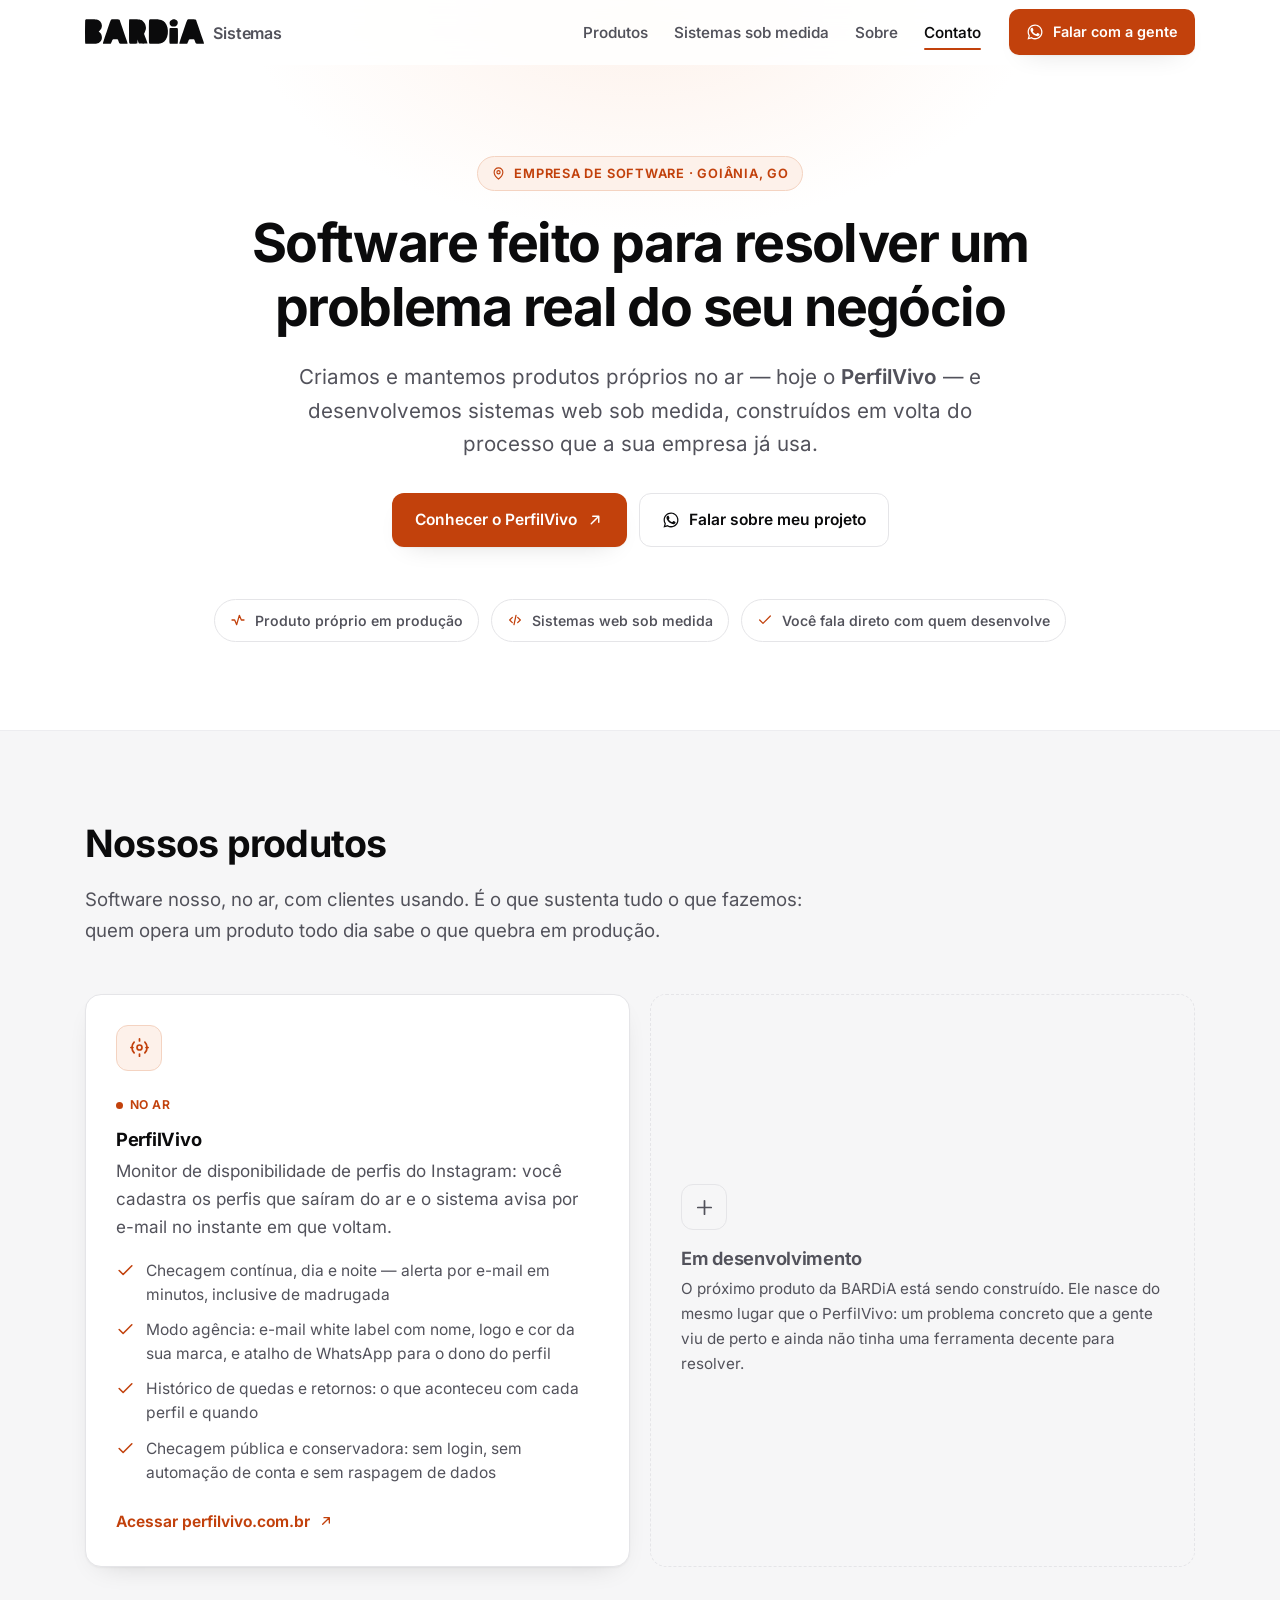
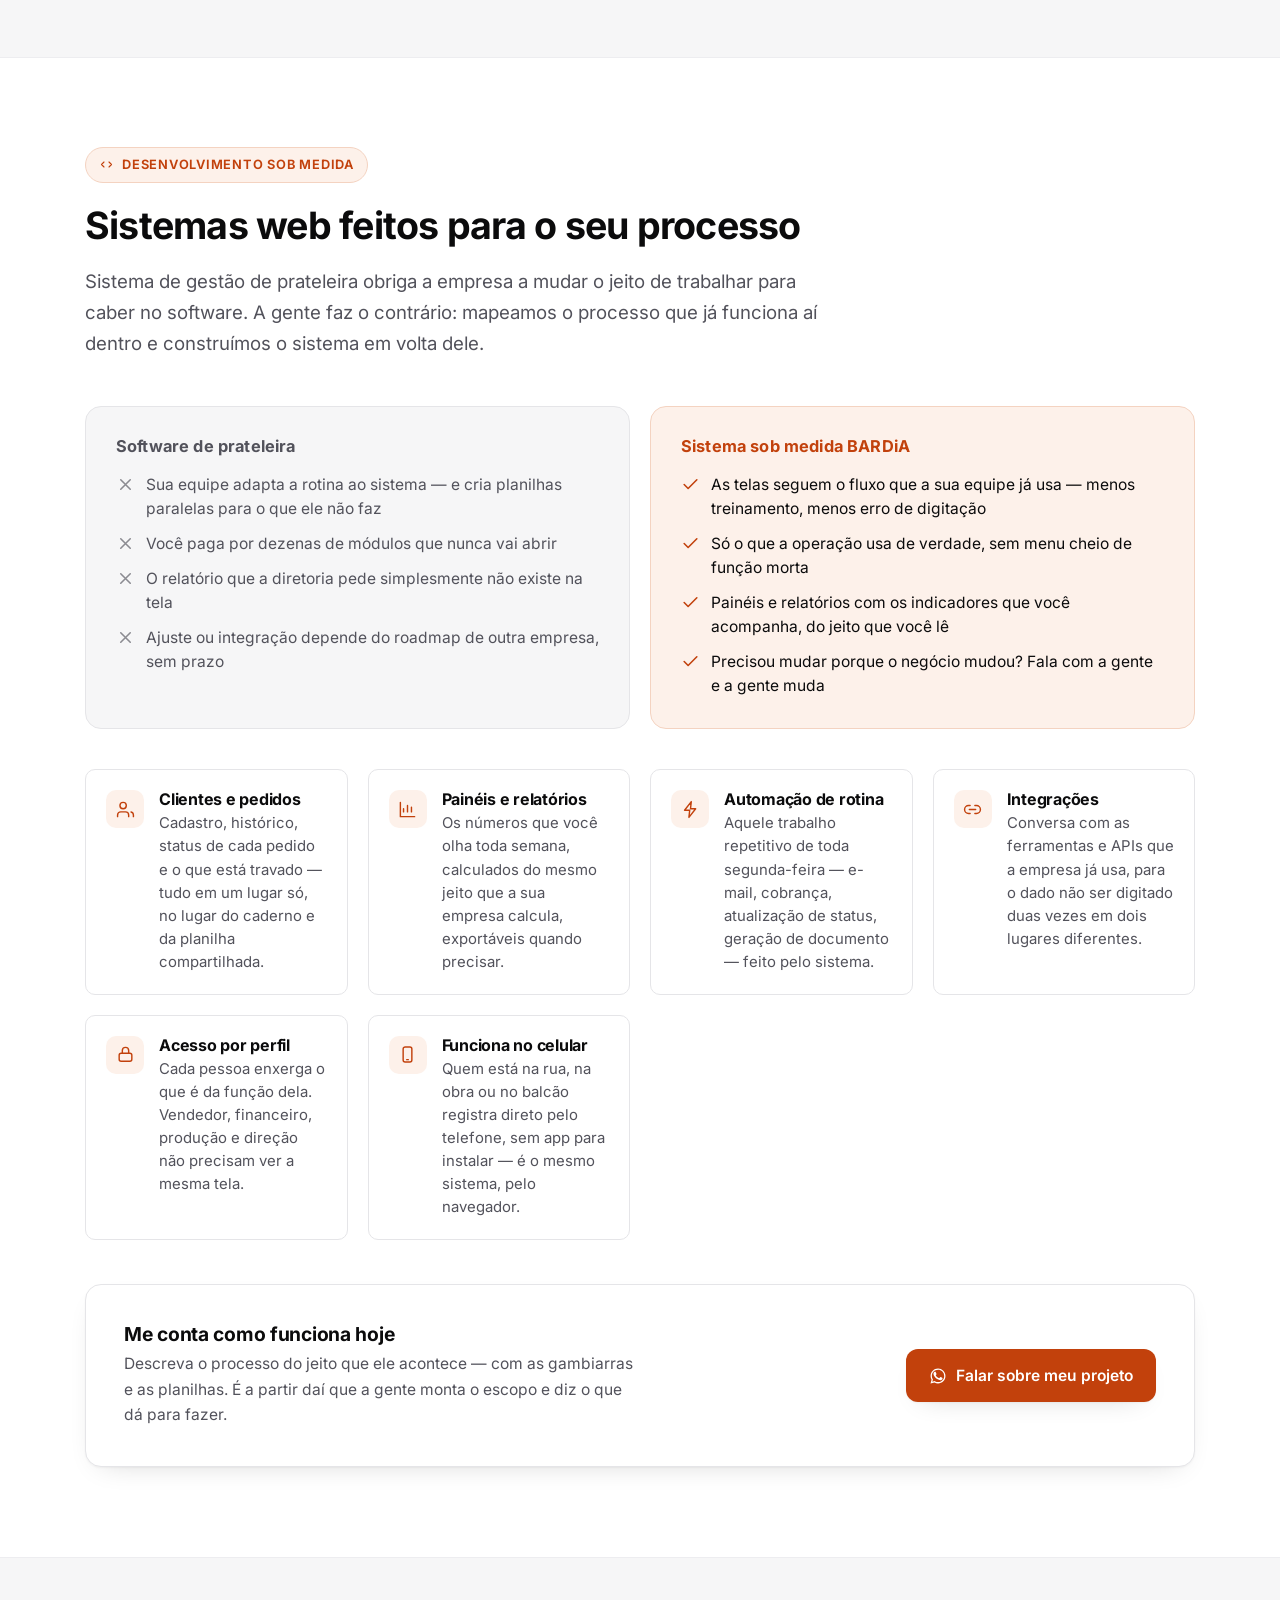
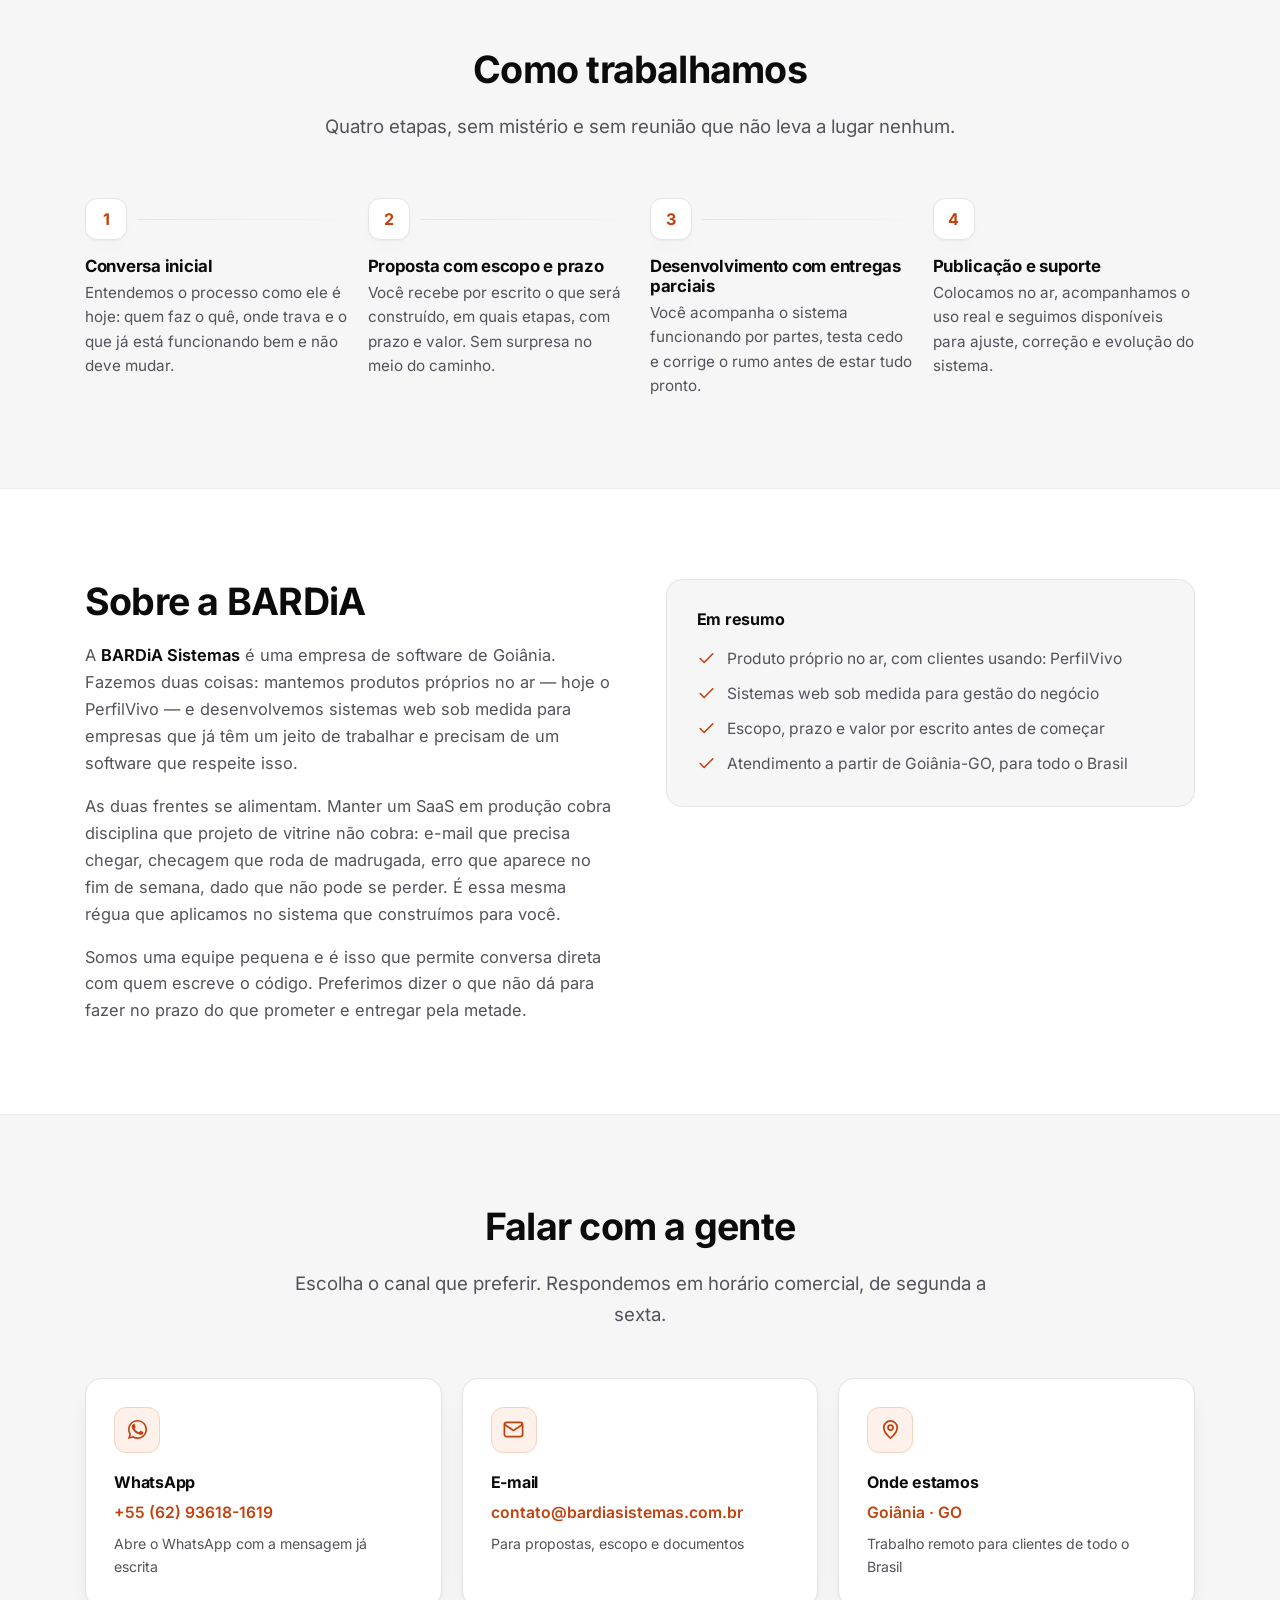
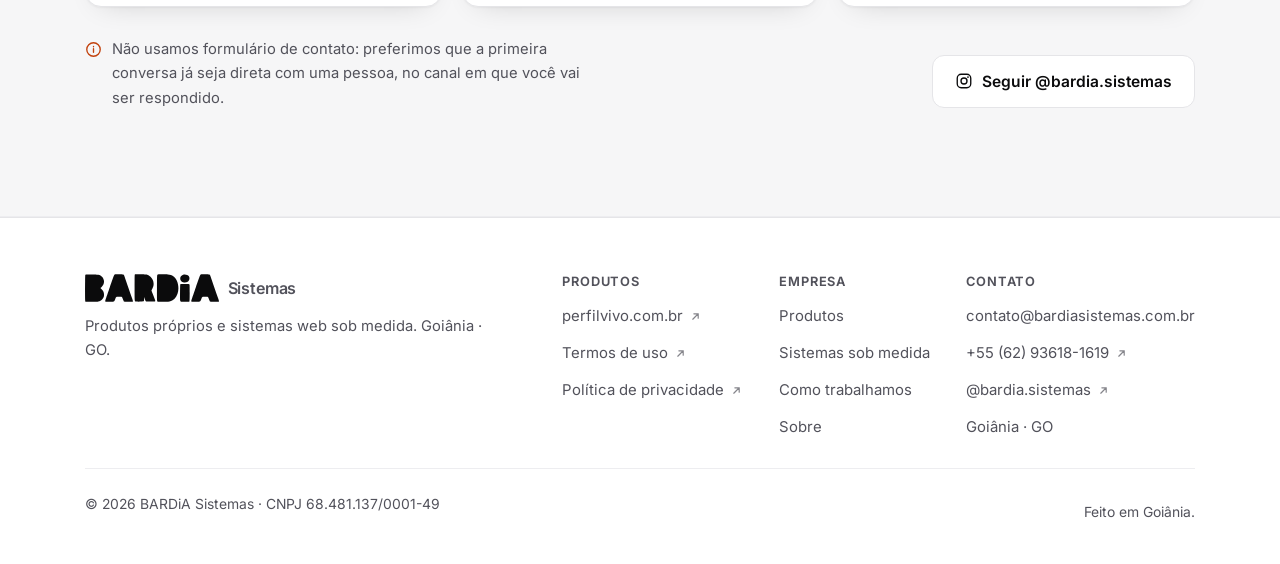
<file: index.html>
<!DOCTYPE html>
<html lang="pt-BR">
<head>
<meta charset="utf-8">
<meta name="viewport" content="width=device-width, initial-scale=1">

<title>BARDiA Sistemas — Sistemas web sob medida em Goiânia-GO</title>
<meta name="description" content="BARDiA Sistemas: empresa de software em Goiânia-GO. Desenvolvemos sistemas web sob medida para o processo da sua empresa e mantemos produtos próprios no ar, como o PerfilVivo.">
<meta name="author" content="BARDiA Sistemas">
<meta name="theme-color" content="#ffffff" media="(prefers-color-scheme: light)">
<meta name="theme-color" content="#0b0b0c" media="(prefers-color-scheme: dark)">

<link rel="canonical" href="https://bardiasistemas.com.br/">

<!-- Icones. favicon.svg e o quadrado ambar com o monograma branco — o mesmo
     desenho dos PNGs, para a aba nao mudar de cara conforme o navegador.
     (logo-mark.svg continua existindo como logo pura, sem fundo.) -->
<link rel="icon" href="assets/img/favicon.svg" type="image/svg+xml">
<link rel="icon" href="assets/img/favicon-32.png" sizes="32x32" type="image/png">
<link rel="apple-touch-icon" href="assets/img/apple-touch-icon.png">
<link rel="manifest" href="site.webmanifest">

<!-- A fonte e servida do proprio dominio. O preload faz o navegador comecar a
     baixa-la junto com o CSS, em vez de so depois de interpretar a folha de
     estilo. O atributo crossorigin e obrigatorio em preload de fonte, mesmo
     sendo do mesmo dominio — sem ele o arquivo e baixado duas vezes. -->
<link rel="preload" href="assets/fonts/inter-latin.woff2" as="font" type="font/woff2" crossorigin>

<!-- Open Graph -->
<meta property="og:type" content="website">
<meta property="og:site_name" content="BARDiA Sistemas">
<meta property="og:locale" content="pt_BR">
<meta property="og:url" content="https://bardiasistemas.com.br/">
<meta property="og:title" content="BARDiA Sistemas — Sistemas web sob medida em Goiânia-GO">
<meta property="og:description" content="Empresa de software com produto próprio no ar (PerfilVivo) e sistemas web sob medida, construídos em volta do processo que a sua empresa já usa.">
<meta property="og:image" content="https://bardiasistemas.com.br/assets/img/og-image.jpg">
<meta property="og:image:type" content="image/jpeg">
<meta property="og:image:width" content="1200">
<meta property="og:image:height" content="630">
<meta property="og:image:alt" content="BARDiA Sistemas — sistemas web sob medida">

<!-- Twitter Card -->
<meta name="twitter:card" content="summary_large_image">
<meta name="twitter:title" content="BARDiA Sistemas — Sistemas web sob medida em Goiânia-GO">
<meta name="twitter:description" content="Empresa de software com produto próprio no ar (PerfilVivo) e sistemas web sob medida, construídos em volta do processo que a sua empresa já usa.">
<meta name="twitter:image" content="https://bardiasistemas.com.br/assets/img/og-image.jpg">
<meta name="twitter:image:alt" content="BARDiA Sistemas — sistemas web sob medida">

<link rel="stylesheet" href="assets/css/styles.css">

<!-- Marca o documento como "com JavaScript" antes da primeira pintura. E o que
     autoriza o CSS a esconder os blocos .reveal; sem JS, nada some. -->
<script>document.documentElement.classList.add('js');</script>

<script src="assets/js/main.js" defer></script>
</head>

<body>

<a class="skip" href="#conteudo">Ir para o conteúdo</a>

<!-- =========================================================
     HEADER
     ========================================================= -->
<header class="site-header" id="topo">
  <div class="wrap header-inner">

    <a class="brand" href="#topo" aria-label="BARDiA Sistemas — voltar ao início">
      <img class="brand-logo" src="assets/img/logo.svg" alt="BARDiA" width="816" height="171">
      <span class="brand-suffix">Sistemas</span>
    </a>

    <nav class="nav" id="nav-principal" aria-label="Navegação principal">
      <ul class="nav-list">
        <li><a href="#produtos">Produtos</a></li>
        <li><a href="#sob-medida">Sistemas sob medida</a></li>
        <li><a href="#sobre">Sobre</a></li>
        <li><a href="#contato">Contato</a></li>
      </ul>
      <a class="btn btn--primary btn--sm"
         href="https://wa.me/5562936181619?text=Ol%C3%A1!%20Vim%20pelo%20site%20da%20BARDiA%20Sistemas%20e%20gostaria%20de%20falar%20com%20voc%C3%AAs."
         target="_blank" rel="noopener">
        <svg viewBox="0 0 24 24" fill="currentColor" aria-hidden="true"><path d="M12.04 2C6.58 2 2.13 6.45 2.13 11.91c0 1.75.46 3.45 1.32 4.95L2 22l5.25-1.38a9.87 9.87 0 0 0 4.79 1.22h.01c5.46 0 9.9-4.45 9.9-9.91 0-2.65-1.03-5.14-2.9-7.01A9.82 9.82 0 0 0 12.04 2Zm0 18.13h-.01a8.2 8.2 0 0 1-4.19-1.15l-.3-.18-3.12.82.83-3.04-.2-.31a8.17 8.17 0 0 1-1.26-4.36c0-4.54 3.7-8.23 8.25-8.23 2.2 0 4.27.86 5.83 2.42a8.18 8.18 0 0 1 2.41 5.82c0 4.54-3.7 8.23-8.24 8.23Z"/><path d="M17.47 14.38c-.3-.15-1.76-.87-2.03-.97-.27-.1-.47-.15-.67.15-.2.3-.77.97-.94 1.17-.17.2-.35.22-.65.07-.3-.15-1.26-.46-2.4-1.48-.89-.79-1.49-1.76-1.66-2.06-.17-.3-.02-.46.13-.61.13-.13.3-.35.45-.52.15-.17.2-.3.3-.5.1-.2.05-.37-.02-.52-.07-.15-.67-1.62-.92-2.22-.24-.58-.49-.5-.67-.51h-.57c-.2 0-.52.07-.79.37-.27.3-1.04 1.02-1.04 2.48s1.07 2.88 1.22 3.08c.15.2 2.1 3.2 5.08 4.49.71.31 1.26.49 1.69.63.71.23 1.36.19 1.87.12.57-.09 1.76-.72 2.01-1.41.25-.69.25-1.29.17-1.41-.07-.12-.27-.2-.56-.35Z"/></svg>
        Falar com a gente
      </a>
    </nav>

    <button class="nav-toggle" id="nav-toggle" type="button"
            aria-controls="nav-principal" aria-expanded="false" aria-label="Abrir menu de navegação">
      <svg class="icon-open" viewBox="0 0 24 24" fill="none" stroke="currentColor" stroke-width="1.9" stroke-linecap="round" aria-hidden="true"><path d="M4 7h16M4 12h16M4 17h16"/></svg>
      <svg class="icon-close" viewBox="0 0 24 24" fill="none" stroke="currentColor" stroke-width="1.9" stroke-linecap="round" aria-hidden="true"><path d="M6 6l12 12M18 6 6 18"/></svg>
    </button>

  </div>
</header>

<main id="conteudo">

  <!-- =========================================================
       HERO
       ========================================================= -->
  <section class="hero">
    <div class="wrap">
      <div class="hero-inner">

        <p class="eyebrow reveal">
          <svg viewBox="0 0 24 24" fill="none" stroke="currentColor" stroke-width="1.8" stroke-linecap="round" stroke-linejoin="round" aria-hidden="true"><path d="M12 21s7-5.5 7-11a7 7 0 1 0-14 0c0 5.5 7 11 7 11Z"/><circle cx="12" cy="10" r="2.6"/></svg>
          Empresa de software · Goiânia, GO
        </p>

        <h1 class="reveal" data-delay="1">Software feito para resolver um problema real do seu negócio</h1>

        <p class="lead reveal" data-delay="2">
          Criamos e mantemos produtos próprios no ar — hoje o <strong>PerfilVivo</strong> — e
          desenvolvemos sistemas web sob medida, construídos em volta do processo que a sua empresa já usa.
        </p>

        <div class="btn-row reveal" data-delay="3">
          <a class="btn btn--primary" href="https://perfilvivo.com.br" target="_blank" rel="noopener">
            Conhecer o PerfilVivo
            <svg viewBox="0 0 24 24" fill="none" stroke="currentColor" stroke-width="1.9" stroke-linecap="round" stroke-linejoin="round" aria-hidden="true"><path d="M7 17 17 7M9 7h8v8"/></svg>
          </a>
          <a class="btn btn--ghost"
             href="https://wa.me/5562936181619?text=Ol%C3%A1!%20Vim%20pelo%20site%20da%20BARDiA%20Sistemas%20e%20quero%20falar%20sobre%20um%20projeto%20de%20sistema%20sob%20medida."
             target="_blank" rel="noopener">
            <svg viewBox="0 0 24 24" fill="currentColor" aria-hidden="true"><path d="M12.04 2C6.58 2 2.13 6.45 2.13 11.91c0 1.75.46 3.45 1.32 4.95L2 22l5.25-1.38a9.87 9.87 0 0 0 4.79 1.22h.01c5.46 0 9.9-4.45 9.9-9.91 0-2.65-1.03-5.14-2.9-7.01A9.82 9.82 0 0 0 12.04 2Zm0 18.13h-.01a8.2 8.2 0 0 1-4.19-1.15l-.3-.18-3.12.82.83-3.04-.2-.31a8.17 8.17 0 0 1-1.26-4.36c0-4.54 3.7-8.23 8.25-8.23 2.2 0 4.27.86 5.83 2.42a8.18 8.18 0 0 1 2.41 5.82c0 4.54-3.7 8.23-8.24 8.23Z"/><path d="M17.47 14.38c-.3-.15-1.76-.87-2.03-.97-.27-.1-.47-.15-.67.15-.2.3-.77.97-.94 1.17-.17.2-.35.22-.65.07-.3-.15-1.26-.46-2.4-1.48-.89-.79-1.49-1.76-1.66-2.06-.17-.3-.02-.46.13-.61.13-.13.3-.35.45-.52.15-.17.2-.3.3-.5.1-.2.05-.37-.02-.52-.07-.15-.67-1.62-.92-2.22-.24-.58-.49-.5-.67-.51h-.57c-.2 0-.52.07-.79.37-.27.3-1.04 1.02-1.04 2.48s1.07 2.88 1.22 3.08c.15.2 2.1 3.2 5.08 4.49.71.31 1.26.49 1.69.63.71.23 1.36.19 1.87.12.57-.09 1.76-.72 2.01-1.41.25-.69.25-1.29.17-1.41-.07-.12-.27-.2-.56-.35Z"/></svg>
            Falar sobre meu projeto
          </a>
        </div>

        <ul class="facts reveal" data-delay="3">
          <li class="fact">
            <svg viewBox="0 0 24 24" fill="none" stroke="currentColor" stroke-width="1.9" stroke-linecap="round" stroke-linejoin="round" aria-hidden="true"><path d="M3 12h4l3 7 4-14 3 7h4"/></svg>
            Produto próprio em produção
          </li>
          <li class="fact">
            <svg viewBox="0 0 24 24" fill="none" stroke="currentColor" stroke-width="1.9" stroke-linecap="round" stroke-linejoin="round" aria-hidden="true"><path d="m8 8-4 4 4 4M16 8l4 4-4 4M13.5 5l-3 14"/></svg>
            Sistemas web sob medida
          </li>
          <li class="fact">
            <svg viewBox="0 0 24 24" fill="none" stroke="currentColor" stroke-width="1.9" stroke-linecap="round" stroke-linejoin="round" aria-hidden="true"><path d="M20 6 9 17l-5-5"/></svg>
            Você fala direto com quem desenvolve
          </li>
        </ul>

      </div>
    </div>
  </section>

  <!-- =========================================================
       PRODUTOS
       ========================================================= -->
  <section class="section section--alt" id="produtos" aria-labelledby="produtos-titulo">
    <div class="wrap">

      <div class="section-head reveal">
        <h2 id="produtos-titulo">Nossos produtos</h2>
        <p class="lead">
          Software nosso, no ar, com clientes usando. É o que sustenta tudo o que fazemos:
          quem opera um produto todo dia sabe o que quebra em produção.
        </p>
      </div>

      <div class="grid grid--2">

        <!-- ---------- Card de produto: PerfilVivo ---------- -->
        <article class="card card--link reveal">
          <div class="card-icon">
            <svg viewBox="0 0 24 24" fill="none" stroke="currentColor" stroke-width="1.8" stroke-linecap="round" stroke-linejoin="round" aria-hidden="true">
              <circle cx="12" cy="12" r="2.6"/><path d="M12 3v2.2M12 18.8V21M3 12h2.2M18.8 12H21"/><path d="M6.4 6.4a8 8 0 0 0 0 11.2M17.6 17.6a8 8 0 0 0 0-11.2"/>
            </svg>
          </div>
          <p class="product-tag"><span class="dot dot--live"></span> No ar</p>
          <h3>PerfilVivo</h3>
          <p class="muted">
            Monitor de disponibilidade de perfis do Instagram: você cadastra os perfis que saíram do ar
            e o sistema avisa por e-mail no instante em que voltam.
          </p>
          <ul class="list list--check">
            <li>
              <svg viewBox="0 0 24 24" fill="none" stroke="currentColor" stroke-width="2" stroke-linecap="round" stroke-linejoin="round" aria-hidden="true"><path d="M20 6 9 17l-5-5"/></svg>
              Checagem contínua, dia e noite — alerta por e-mail em minutos, inclusive de madrugada
            </li>
            <li>
              <svg viewBox="0 0 24 24" fill="none" stroke="currentColor" stroke-width="2" stroke-linecap="round" stroke-linejoin="round" aria-hidden="true"><path d="M20 6 9 17l-5-5"/></svg>
              Modo agência: e-mail white label com nome, logo e cor da sua marca, e atalho de WhatsApp para o dono do perfil
            </li>
            <li>
              <svg viewBox="0 0 24 24" fill="none" stroke="currentColor" stroke-width="2" stroke-linecap="round" stroke-linejoin="round" aria-hidden="true"><path d="M20 6 9 17l-5-5"/></svg>
              Histórico de quedas e retornos: o que aconteceu com cada perfil e quando
            </li>
            <li>
              <svg viewBox="0 0 24 24" fill="none" stroke="currentColor" stroke-width="2" stroke-linecap="round" stroke-linejoin="round" aria-hidden="true"><path d="M20 6 9 17l-5-5"/></svg>
              Checagem pública e conservadora: sem login, sem automação de conta e sem raspagem de dados
            </li>
          </ul>
          <a class="card-link" href="https://perfilvivo.com.br" target="_blank" rel="noopener">
            Acessar perfilvivo.com.br
            <svg viewBox="0 0 24 24" fill="none" stroke="currentColor" stroke-width="2" stroke-linecap="round" stroke-linejoin="round" aria-hidden="true"><path d="M7 17 17 7M9 7h8v8"/></svg>
          </a>
        </article>

        <!-- =========================================================================
             PROXIMO PRODUTO — quando lancar, DUPLIQUE todo o bloco
             article.card.card--link do PerfilVivo (acima), cole exatamente AQUI
             (antes do card "Em desenvolvimento") e troque: icone SVG, a tag
             "No ar", o titulo, o paragrafo, os 4 itens da lista e o link externo.
             Com 3 ou mais produtos o grid vira 3 colunas sozinho — e ai voce pode
             simplesmente apagar o card "Em desenvolvimento" abaixo.
             ========================================================================= -->

        <!-- ---------- Placeholder discreto ---------- -->
        <article class="card card--soon reveal" data-delay="1">
          <div class="card-icon">
            <svg viewBox="0 0 24 24" fill="none" stroke="currentColor" stroke-width="1.8" stroke-linecap="round" stroke-linejoin="round" aria-hidden="true"><path d="M12 5v14M5 12h14"/></svg>
          </div>
          <h3>Em desenvolvimento</h3>
          <p>
            O próximo produto da BARDiA está sendo construído. Ele nasce do mesmo lugar que o PerfilVivo:
            um problema concreto que a gente viu de perto e ainda não tinha uma ferramenta decente para resolver.
          </p>
        </article>

      </div>
    </div>
  </section>

  <!-- =========================================================
       SISTEMAS SOB MEDIDA
       ========================================================= -->
  <section class="section" id="sob-medida" aria-labelledby="sob-medida-titulo">
    <div class="wrap">

      <div class="section-head reveal">
        <p class="eyebrow">
          <svg viewBox="0 0 24 24" fill="none" stroke="currentColor" stroke-width="1.8" stroke-linecap="round" stroke-linejoin="round" aria-hidden="true"><path d="m8 8-4 4 4 4M16 8l4 4-4 4"/></svg>
          Desenvolvimento sob medida
        </p>
        <h2 id="sob-medida-titulo">Sistemas web feitos para o seu processo</h2>
        <p class="lead">
          Sistema de gestão de prateleira obriga a empresa a mudar o jeito de trabalhar para caber no software.
          A gente faz o contrário: mapeamos o processo que já funciona aí dentro e construímos o sistema em volta dele.
        </p>
      </div>

      <div class="compare">
        <div class="compare-col compare--off reveal">
          <h3>Software de prateleira</h3>
          <ul class="list list--x">
            <li>
              <svg viewBox="0 0 24 24" fill="none" stroke="currentColor" stroke-width="2" stroke-linecap="round" aria-hidden="true"><path d="M6 6l12 12M18 6 6 18"/></svg>
              Sua equipe adapta a rotina ao sistema — e cria planilhas paralelas para o que ele não faz
            </li>
            <li>
              <svg viewBox="0 0 24 24" fill="none" stroke="currentColor" stroke-width="2" stroke-linecap="round" aria-hidden="true"><path d="M6 6l12 12M18 6 6 18"/></svg>
              Você paga por dezenas de módulos que nunca vai abrir
            </li>
            <li>
              <svg viewBox="0 0 24 24" fill="none" stroke="currentColor" stroke-width="2" stroke-linecap="round" aria-hidden="true"><path d="M6 6l12 12M18 6 6 18"/></svg>
              O relatório que a diretoria pede simplesmente não existe na tela
            </li>
            <li>
              <svg viewBox="0 0 24 24" fill="none" stroke="currentColor" stroke-width="2" stroke-linecap="round" aria-hidden="true"><path d="M6 6l12 12M18 6 6 18"/></svg>
              Ajuste ou integração depende do roadmap de outra empresa, sem prazo
            </li>
          </ul>
        </div>

        <div class="compare-col compare--on reveal" data-delay="1">
          <h3>Sistema sob medida BARDiA</h3>
          <ul class="list list--check">
            <li>
              <svg viewBox="0 0 24 24" fill="none" stroke="currentColor" stroke-width="2" stroke-linecap="round" stroke-linejoin="round" aria-hidden="true"><path d="M20 6 9 17l-5-5"/></svg>
              As telas seguem o fluxo que a sua equipe já usa — menos treinamento, menos erro de digitação
            </li>
            <li>
              <svg viewBox="0 0 24 24" fill="none" stroke="currentColor" stroke-width="2" stroke-linecap="round" stroke-linejoin="round" aria-hidden="true"><path d="M20 6 9 17l-5-5"/></svg>
              Só o que a operação usa de verdade, sem menu cheio de função morta
            </li>
            <li>
              <svg viewBox="0 0 24 24" fill="none" stroke="currentColor" stroke-width="2" stroke-linecap="round" stroke-linejoin="round" aria-hidden="true"><path d="M20 6 9 17l-5-5"/></svg>
              Painéis e relatórios com os indicadores que você acompanha, do jeito que você lê
            </li>
            <li>
              <svg viewBox="0 0 24 24" fill="none" stroke="currentColor" stroke-width="2" stroke-linecap="round" stroke-linejoin="round" aria-hidden="true"><path d="M20 6 9 17l-5-5"/></svg>
              Precisou mudar porque o negócio mudou? Fala com a gente e a gente muda
            </li>
          </ul>
        </div>
      </div>

      <div class="grid grid--3">

        <div class="feature reveal">
          <div class="feature-icon">
            <svg viewBox="0 0 24 24" fill="none" stroke="currentColor" stroke-width="1.8" stroke-linecap="round" stroke-linejoin="round" aria-hidden="true"><path d="M16 21v-2a4 4 0 0 0-4-4H6a4 4 0 0 0-4 4v2"/><circle cx="9" cy="7" r="4"/><path d="M22 21v-2a4 4 0 0 0-3-3.87"/></svg>
          </div>
          <div>
            <h3>Clientes e pedidos</h3>
            <p>Cadastro, histórico, status de cada pedido e o que está travado — tudo em um lugar só, no lugar do caderno e da planilha compartilhada.</p>
          </div>
        </div>

        <div class="feature reveal" data-delay="1">
          <div class="feature-icon">
            <svg viewBox="0 0 24 24" fill="none" stroke="currentColor" stroke-width="1.8" stroke-linecap="round" stroke-linejoin="round" aria-hidden="true"><path d="M3 3v18h18"/><path d="M7 15v-4M12 15V7M17 15v-6"/></svg>
          </div>
          <div>
            <h3>Painéis e relatórios</h3>
            <p>Os números que você olha toda semana, calculados do mesmo jeito que a sua empresa calcula, exportáveis quando precisar.</p>
          </div>
        </div>

        <div class="feature reveal" data-delay="2">
          <div class="feature-icon">
            <svg viewBox="0 0 24 24" fill="none" stroke="currentColor" stroke-width="1.8" stroke-linecap="round" stroke-linejoin="round" aria-hidden="true"><path d="M13 2 4.5 13H11l-1 9 8.5-11H12l1-9Z"/></svg>
          </div>
          <div>
            <h3>Automação de rotina</h3>
            <p>Aquele trabalho repetitivo de toda segunda-feira — e-mail, cobrança, atualização de status, geração de documento — feito pelo sistema.</p>
          </div>
        </div>

        <div class="feature reveal">
          <div class="feature-icon">
            <svg viewBox="0 0 24 24" fill="none" stroke="currentColor" stroke-width="1.8" stroke-linecap="round" stroke-linejoin="round" aria-hidden="true"><path d="M9 17H7a5 5 0 0 1 0-10h2M15 7h2a5 5 0 0 1 0 10h-2M8 12h8"/></svg>
          </div>
          <div>
            <h3>Integrações</h3>
            <p>Conversa com as ferramentas e APIs que a empresa já usa, para o dado não ser digitado duas vezes em dois lugares diferentes.</p>
          </div>
        </div>

        <div class="feature reveal" data-delay="1">
          <div class="feature-icon">
            <svg viewBox="0 0 24 24" fill="none" stroke="currentColor" stroke-width="1.8" stroke-linecap="round" stroke-linejoin="round" aria-hidden="true"><rect x="4" y="10.5" width="16" height="10" rx="2.5"/><path d="M8 10.5V7a4 4 0 0 1 8 0v3.5"/></svg>
          </div>
          <div>
            <h3>Acesso por perfil</h3>
            <p>Cada pessoa enxerga o que é da função dela. Vendedor, financeiro, produção e direção não precisam ver a mesma tela.</p>
          </div>
        </div>

        <div class="feature reveal" data-delay="2">
          <div class="feature-icon">
            <svg viewBox="0 0 24 24" fill="none" stroke="currentColor" stroke-width="1.8" stroke-linecap="round" stroke-linejoin="round" aria-hidden="true"><rect x="6.5" y="2.5" width="11" height="19" rx="2.5"/><path d="M11 18.5h2"/></svg>
          </div>
          <div>
            <h3>Funciona no celular</h3>
            <p>Quem está na rua, na obra ou no balcão registra direto pelo telefone, sem app para instalar — é o mesmo sistema, pelo navegador.</p>
          </div>
        </div>

      </div>

      <div class="cta-panel reveal">
        <div>
          <h3>Me conta como funciona hoje</h3>
          <p>
            Descreva o processo do jeito que ele acontece — com as gambiarras e as planilhas.
            É a partir daí que a gente monta o escopo e diz o que dá para fazer.
          </p>
        </div>
        <a class="btn btn--primary"
           href="https://wa.me/5562936181619?text=Ol%C3%A1!%20Quero%20um%20sistema%20sob%20medida%20para%20a%20minha%20empresa.%20Posso%20te%20contar%20como%20funciona%20o%20nosso%20processo%20hoje%3F"
           target="_blank" rel="noopener">
          <svg viewBox="0 0 24 24" fill="currentColor" aria-hidden="true"><path d="M12.04 2C6.58 2 2.13 6.45 2.13 11.91c0 1.75.46 3.45 1.32 4.95L2 22l5.25-1.38a9.87 9.87 0 0 0 4.79 1.22h.01c5.46 0 9.9-4.45 9.9-9.91 0-2.65-1.03-5.14-2.9-7.01A9.82 9.82 0 0 0 12.04 2Zm0 18.13h-.01a8.2 8.2 0 0 1-4.19-1.15l-.3-.18-3.12.82.83-3.04-.2-.31a8.17 8.17 0 0 1-1.26-4.36c0-4.54 3.7-8.23 8.25-8.23 2.2 0 4.27.86 5.83 2.42a8.18 8.18 0 0 1 2.41 5.82c0 4.54-3.7 8.23-8.24 8.23Z"/><path d="M17.47 14.38c-.3-.15-1.76-.87-2.03-.97-.27-.1-.47-.15-.67.15-.2.3-.77.97-.94 1.17-.17.2-.35.22-.65.07-.3-.15-1.26-.46-2.4-1.48-.89-.79-1.49-1.76-1.66-2.06-.17-.3-.02-.46.13-.61.13-.13.3-.35.45-.52.15-.17.2-.3.3-.5.1-.2.05-.37-.02-.52-.07-.15-.67-1.62-.92-2.22-.24-.58-.49-.5-.67-.51h-.57c-.2 0-.52.07-.79.37-.27.3-1.04 1.02-1.04 2.48s1.07 2.88 1.22 3.08c.15.2 2.1 3.2 5.08 4.49.71.31 1.26.49 1.69.63.71.23 1.36.19 1.87.12.57-.09 1.76-.72 2.01-1.41.25-.69.25-1.29.17-1.41-.07-.12-.27-.2-.56-.35Z"/></svg>
          Falar sobre meu projeto
        </a>
      </div>

    </div>
  </section>

  <!-- =========================================================
       COMO TRABALHAMOS
       ========================================================= -->
  <section class="section section--alt" id="processo" aria-labelledby="processo-titulo">
    <div class="wrap">

      <div class="section-head center reveal">
        <h2 id="processo-titulo">Como trabalhamos</h2>
        <p class="lead">Quatro etapas, sem mistério e sem reunião que não leva a lugar nenhum.</p>
      </div>

      <ol class="steps">
        <li class="step reveal">
          <div class="step-num" aria-hidden="true">1</div>
          <h3>Conversa inicial</h3>
          <p>Entendemos o processo como ele é hoje: quem faz o quê, onde trava e o que já está funcionando bem e não deve mudar.</p>
        </li>
        <li class="step reveal" data-delay="1">
          <div class="step-num" aria-hidden="true">2</div>
          <h3>Proposta com escopo e prazo</h3>
          <p>Você recebe por escrito o que será construído, em quais etapas, com prazo e valor. Sem surpresa no meio do caminho.</p>
        </li>
        <li class="step reveal" data-delay="2">
          <div class="step-num" aria-hidden="true">3</div>
          <h3>Desenvolvimento com entregas parciais</h3>
          <p>Você acompanha o sistema funcionando por partes, testa cedo e corrige o rumo antes de estar tudo pronto.</p>
        </li>
        <li class="step reveal" data-delay="3">
          <div class="step-num" aria-hidden="true">4</div>
          <h3>Publicação e suporte</h3>
          <p>Colocamos no ar, acompanhamos o uso real e seguimos disponíveis para ajuste, correção e evolução do sistema.</p>
        </li>
      </ol>

    </div>
  </section>

  <!-- =========================================================
       SOBRE
       ========================================================= -->
  <section class="section" id="sobre" aria-labelledby="sobre-titulo">
    <div class="wrap">
      <div class="about">

        <div class="reveal">
          <h2 id="sobre-titulo">Sobre a BARDiA</h2>
          <p>
            A <strong>BARDiA Sistemas</strong> é uma empresa de software de Goiânia. Fazemos duas coisas:
            mantemos produtos próprios no ar — hoje o PerfilVivo — e desenvolvemos sistemas web sob medida
            para empresas que já têm um jeito de trabalhar e precisam de um software que respeite isso.
          </p>
          <p>
            As duas frentes se alimentam. Manter um SaaS em produção cobra disciplina que projeto de vitrine
            não cobra: e-mail que precisa chegar, checagem que roda de madrugada, erro que aparece no fim de
            semana, dado que não pode se perder. É essa mesma régua que aplicamos no sistema que construímos
            para você.
          </p>
          <p>
            Somos uma equipe pequena e é isso que permite conversa direta com quem escreve o código.
            Preferimos dizer o que não dá para fazer no prazo do que prometer e entregar pela metade.
          </p>
        </div>

        <aside class="about-side reveal" data-delay="1">
          <h3>Em resumo</h3>
          <ul class="list list--check">
            <li>
              <svg viewBox="0 0 24 24" fill="none" stroke="currentColor" stroke-width="2" stroke-linecap="round" stroke-linejoin="round" aria-hidden="true"><path d="M20 6 9 17l-5-5"/></svg>
              Produto próprio no ar, com clientes usando: PerfilVivo
            </li>
            <li>
              <svg viewBox="0 0 24 24" fill="none" stroke="currentColor" stroke-width="2" stroke-linecap="round" stroke-linejoin="round" aria-hidden="true"><path d="M20 6 9 17l-5-5"/></svg>
              Sistemas web sob medida para gestão do negócio
            </li>
            <li>
              <svg viewBox="0 0 24 24" fill="none" stroke="currentColor" stroke-width="2" stroke-linecap="round" stroke-linejoin="round" aria-hidden="true"><path d="M20 6 9 17l-5-5"/></svg>
              Escopo, prazo e valor por escrito antes de começar
            </li>
            <li>
              <svg viewBox="0 0 24 24" fill="none" stroke="currentColor" stroke-width="2" stroke-linecap="round" stroke-linejoin="round" aria-hidden="true"><path d="M20 6 9 17l-5-5"/></svg>
              Atendimento a partir de Goiânia-GO, para todo o Brasil
            </li>
          </ul>
        </aside>

      </div>
    </div>
  </section>

  <!-- =========================================================
       CONTATO
       ========================================================= -->
  <section class="section section--alt" id="contato" aria-labelledby="contato-titulo">
    <div class="wrap">

      <div class="section-head center reveal">
        <h2 id="contato-titulo">Falar com a gente</h2>
        <p class="lead">Escolha o canal que preferir. Respondemos em horário comercial, de segunda a sexta.</p>
      </div>

      <div class="grid grid--3">

        <a class="contact-card reveal"
           href="https://wa.me/5562936181619?text=Ol%C3%A1!%20Vim%20pelo%20site%20da%20BARDiA%20Sistemas%20e%20gostaria%20de%20falar%20com%20voc%C3%AAs."
           target="_blank" rel="noopener">
          <div class="card-icon">
            <svg viewBox="0 0 24 24" fill="currentColor" aria-hidden="true"><path d="M12.04 2C6.58 2 2.13 6.45 2.13 11.91c0 1.75.46 3.45 1.32 4.95L2 22l5.25-1.38a9.87 9.87 0 0 0 4.79 1.22h.01c5.46 0 9.9-4.45 9.9-9.91 0-2.65-1.03-5.14-2.9-7.01A9.82 9.82 0 0 0 12.04 2Zm0 18.13h-.01a8.2 8.2 0 0 1-4.19-1.15l-.3-.18-3.12.82.83-3.04-.2-.31a8.17 8.17 0 0 1-1.26-4.36c0-4.54 3.7-8.23 8.25-8.23 2.2 0 4.27.86 5.83 2.42a8.18 8.18 0 0 1 2.41 5.82c0 4.54-3.7 8.23-8.24 8.23Z"/><path d="M17.47 14.38c-.3-.15-1.76-.87-2.03-.97-.27-.1-.47-.15-.67.15-.2.3-.77.97-.94 1.17-.17.2-.35.22-.65.07-.3-.15-1.26-.46-2.4-1.48-.89-.79-1.49-1.76-1.66-2.06-.17-.3-.02-.46.13-.61.13-.13.3-.35.45-.52.15-.17.2-.3.3-.5.1-.2.05-.37-.02-.52-.07-.15-.67-1.62-.92-2.22-.24-.58-.49-.5-.67-.51h-.57c-.2 0-.52.07-.79.37-.27.3-1.04 1.02-1.04 2.48s1.07 2.88 1.22 3.08c.15.2 2.1 3.2 5.08 4.49.71.31 1.26.49 1.69.63.71.23 1.36.19 1.87.12.57-.09 1.76-.72 2.01-1.41.25-.69.25-1.29.17-1.41-.07-.12-.27-.2-.56-.35Z"/></svg>
          </div>
          <h3>WhatsApp</h3>
          <span class="value">+55 (62) 93618-1619</span>
          <span class="hint">Abre o WhatsApp com a mensagem já escrita</span>
        </a>

        <a class="contact-card reveal" data-delay="1" href="mailto:contato@bardiasistemas.com.br">
          <div class="card-icon">
            <svg viewBox="0 0 24 24" fill="none" stroke="currentColor" stroke-width="1.8" stroke-linecap="round" stroke-linejoin="round" aria-hidden="true"><rect x="2.5" y="4.5" width="19" height="15" rx="2.5"/><path d="m3 7 8.2 5.6a1.5 1.5 0 0 0 1.6 0L21 7"/></svg>
          </div>
          <h3>E-mail</h3>
          <span class="value">contato@bardiasistemas.com.br</span>
          <span class="hint">Para propostas, escopo e documentos</span>
        </a>

        <div class="contact-card reveal" data-delay="2">
          <div class="card-icon">
            <svg viewBox="0 0 24 24" fill="none" stroke="currentColor" stroke-width="1.8" stroke-linecap="round" stroke-linejoin="round" aria-hidden="true"><path d="M12 21s7-5.5 7-11a7 7 0 1 0-14 0c0 5.5 7 11 7 11Z"/><circle cx="12" cy="10" r="2.6"/></svg>
          </div>
          <h3>Onde estamos</h3>
          <span class="value">Goiânia · GO</span>
          <span class="hint">Trabalho remoto para clientes de todo o Brasil</span>
        </div>

      </div>

      <div class="contato-extra reveal">
        <p class="contact-note">
          <svg viewBox="0 0 24 24" fill="none" stroke="currentColor" stroke-width="1.9" stroke-linecap="round" stroke-linejoin="round" aria-hidden="true"><circle cx="12" cy="12" r="9.5"/><path d="M12 11v5M12 7.6v.6"/></svg>
          <span>Não usamos formulário de contato: preferimos que a primeira conversa já seja direta com uma pessoa, no canal em que você vai ser respondido.</span>
        </p>
        <a class="btn btn--ghost" href="https://www.instagram.com/bardia.sistemas/" target="_blank" rel="noopener">
          <svg viewBox="0 0 24 24" fill="none" stroke="currentColor" stroke-width="1.8" stroke-linecap="round" stroke-linejoin="round" aria-hidden="true"><rect x="3" y="3" width="18" height="18" rx="5.2"/><circle cx="12" cy="12" r="4"/><circle cx="17.3" cy="6.7" r="1.15" fill="currentColor" stroke="none"/></svg>
          Seguir @bardia.sistemas
        </a>
      </div>

    </div>
  </section>

</main>

<!-- =========================================================
     RODAPE
     ========================================================= -->
<footer class="site-footer">
  <div class="wrap">

    <div class="footer-top">

      <div class="footer-brand">
        <a class="brand" href="#topo" aria-label="BARDiA Sistemas — voltar ao início">
          <img class="brand-logo" src="assets/img/logo.svg" alt="BARDiA" width="816" height="171">
          <span class="brand-suffix">Sistemas</span>
        </a>
        <p>Produtos próprios e sistemas web sob medida. Goiânia · GO.</p>
      </div>

      <nav class="footer-nav" aria-label="Rodapé">
        <div class="footer-col">
          <h3>Produtos</h3>
          <ul>
            <li>
              <a href="https://perfilvivo.com.br" target="_blank" rel="noopener">
                perfilvivo.com.br
                <svg viewBox="0 0 24 24" fill="none" stroke="currentColor" stroke-width="2.2" stroke-linecap="round" stroke-linejoin="round" aria-hidden="true"><path d="M7 17 17 7M9 7h8v8"/></svg>
              </a>
            </li>
            <li>
              <a href="https://perfilvivo.com.br/termos" target="_blank" rel="noopener">
                Termos de uso
                <svg viewBox="0 0 24 24" fill="none" stroke="currentColor" stroke-width="2.2" stroke-linecap="round" stroke-linejoin="round" aria-hidden="true"><path d="M7 17 17 7M9 7h8v8"/></svg>
              </a>
            </li>
            <li>
              <a href="https://perfilvivo.com.br/privacidade" target="_blank" rel="noopener">
                Política de privacidade
                <svg viewBox="0 0 24 24" fill="none" stroke="currentColor" stroke-width="2.2" stroke-linecap="round" stroke-linejoin="round" aria-hidden="true"><path d="M7 17 17 7M9 7h8v8"/></svg>
              </a>
            </li>
          </ul>
        </div>

        <div class="footer-col">
          <h3>Empresa</h3>
          <ul>
            <li><a href="#produtos">Produtos</a></li>
            <li><a href="#sob-medida">Sistemas sob medida</a></li>
            <li><a href="#processo">Como trabalhamos</a></li>
            <li><a href="#sobre">Sobre</a></li>
          </ul>
        </div>

        <div class="footer-col">
          <h3>Contato</h3>
          <ul>
            <li><a href="mailto:contato@bardiasistemas.com.br">contato@bardiasistemas.com.br</a></li>
            <li>
              <a href="https://wa.me/5562936181619?text=Ol%C3%A1!%20Vim%20pelo%20site%20da%20BARDiA%20Sistemas." target="_blank" rel="noopener">
                +55 (62) 93618-1619
                <svg viewBox="0 0 24 24" fill="none" stroke="currentColor" stroke-width="2.2" stroke-linecap="round" stroke-linejoin="round" aria-hidden="true"><path d="M7 17 17 7M9 7h8v8"/></svg>
              </a>
            </li>
            <li>
              <a href="https://www.instagram.com/bardia.sistemas/" target="_blank" rel="noopener">
                @bardia.sistemas
                <svg viewBox="0 0 24 24" fill="none" stroke="currentColor" stroke-width="2.2" stroke-linecap="round" stroke-linejoin="round" aria-hidden="true"><path d="M7 17 17 7M9 7h8v8"/></svg>
              </a>
            </li>
            <li><a href="#contato">Goiânia · GO</a></li>
          </ul>
        </div>
      </nav>

    </div>

    <div class="footer-bottom">
      <p>© <span id="ano">2026</span> BARDiA Sistemas · CNPJ <span class="nowrap">68.481.137/0001-49</span></p>
      <p>Feito em Goiânia.</p>
    </div>

  </div>
</footer>

<!-- =========================================================
     JSON-LD — Organization
     ========================================================= -->
<script type="application/ld+json">
{
  "@context": "https://schema.org",
  "@type": "Organization",
  "@id": "https://bardiasistemas.com.br/#organizacao",
  "name": "BARDiA Sistemas",
  "alternateName": "BARDiA",
  "url": "https://bardiasistemas.com.br/",
  "logo": "https://bardiasistemas.com.br/assets/img/logo-512.png",
  "image": "https://bardiasistemas.com.br/assets/img/og-image.jpg",
  "email": "contato@bardiasistemas.com.br",
  "telephone": "+5562936181619",
  "taxID": "68.481.137/0001-49",
  "description": "Empresa de software de Goiânia-GO. Desenvolve sistemas web sob medida para gestão de negócios e mantém produtos próprios (SaaS), como o PerfilVivo.",
  "areaServed": { "@type": "Country", "name": "Brasil" },
  "address": {
    "@type": "PostalAddress",
    "addressLocality": "Goiânia",
    "addressRegion": "GO",
    "addressCountry": "BR"
  },
  "contactPoint": [{
    "@type": "ContactPoint",
    "contactType": "vendas",
    "email": "contato@bardiasistemas.com.br",
    "telephone": "+5562936181619",
    "availableLanguage": ["pt-BR"]
  }],
  "sameAs": [
    "https://perfilvivo.com.br",
    "https://www.instagram.com/bardia.sistemas"
  ],
  "makesOffer": [{
    "@type": "Offer",
    "itemOffered": {
      "@type": "SoftwareApplication",
      "name": "PerfilVivo",
      "url": "https://perfilvivo.com.br",
      "applicationCategory": "BusinessApplication",
      "operatingSystem": "Web",
      "description": "Monitor de disponibilidade de perfis do Instagram, com alerta por e-mail quando o perfil volta ao ar."
    }
  }],
  "hasOfferCatalog": {
    "@type": "OfferCatalog",
    "name": "Serviços",
    "itemListElement": [
      { "@type": "Offer", "itemOffered": { "@type": "Service", "name": "Desenvolvimento de sistemas web sob medida" } },
      { "@type": "Offer", "itemOffered": { "@type": "Service", "name": "Sistemas de gestão customizados" } },
      { "@type": "Offer", "itemOffered": { "@type": "Service", "name": "Painéis e relatórios sob medida" } },
      { "@type": "Offer", "itemOffered": { "@type": "Service", "name": "Automação de processos e rotinas" } },
      { "@type": "Offer", "itemOffered": { "@type": "Service", "name": "Integração com sistemas e APIs" } },
      { "@type": "Offer", "itemOffered": { "@type": "Service", "name": "Manutenção e suporte de sistemas web" } }
    ]
  }
}
</script>

</body>
</html>
</file>
<file: assets/css/styles.css>
/* =========================================================================
   BARDiA Sistemas — folha de estilo unica
   Sumario
     0. Tipografia (Inter)             6. Cards e grids
     1. Tokens (cores, medidas)        7. Sistemas sob medida
     2. Base e tipografia              8. Como trabalhamos
     3. Botoes                         9. Sobre e contato
     4. Header e navegacao            10. Rodape
     5. Hero                          11. Animacao de entrada
                                      12. Ajustes por largura de tela
                                      13. Impressao   14. Pagina 404
   ========================================================================= */


/* =========================================================================
   0. TIPOGRAFIA
   Inter, hospedada aqui mesmo em assets/fonts/ — nao vem do Google Fonts.
   Servir do proprio dominio e mais rapido (nao abre conexao com terceiro),
   nao expoe o IP do visitante a outra empresa e mantem a promessa de que a
   pagina nao faz nenhuma requisicao externa.

   E uma fonte VARIAVEL: um arquivo so cobre os pesos de 100 a 900, entao os
   pesos intermediarios usados aqui (550 nos links do menu, 650 nos titulos
   de lista) sao renderizados de verdade, e nao arredondados.

   O unicode-range faz o navegador baixar o arquivo latin-ext apenas se algum
   caractere fora do latim basico aparecer na pagina — hoje, nenhum. Na
   pratica so os 47 KB do latin sao baixados; o portugues cabe inteiro nele.

   Licenca SIL OFL 1.1 — o texto exigido esta em assets/fonts/OFL.txt.
   ========================================================================= */
@font-face{
  font-family:'Inter';
  font-style:normal;
  font-weight:100 900;
  font-display:swap;
  src:url('../fonts/inter-latin.woff2') format('woff2');
  unicode-range:U+0000-00FF, U+0131, U+0152-0153, U+02BB-02BC, U+02C6, U+02DA,
                U+02DC, U+0304, U+0308, U+0329, U+2000-206F, U+20AC, U+2122,
                U+2191, U+2193, U+2212, U+2215, U+FEFF, U+FFFD;
}
@font-face{
  font-family:'Inter';
  font-style:normal;
  font-weight:100 900;
  font-display:swap;
  src:url('../fonts/inter-latin-ext.woff2') format('woff2');
  unicode-range:U+0100-02BA, U+02BD-02C5, U+02C7-02CC, U+02CE-02D7, U+02DD-02FF,
                U+0304, U+0308, U+0329, U+1D00-1DBF, U+1E00-1E9F, U+1EF2-1EFF,
                U+2020, U+20A0-20AB, U+20AD-20C0, U+2113, U+2C60-2C7F, U+A720-A7FF;
}


/* =========================================================================
   1. TOKENS  —  para trocar a cor da marca, mexa so em --accent* (aqui e no
      bloco de tema escuro logo abaixo). Nenhum valor de cor e repetido no
      resto do arquivo.
   ========================================================================= */
:root{
  --wrap: 1150px;
  --header-h: 64px;

  /* Inter primeiro; a pilha do sistema segura o texto enquanto a fonte
     carrega e assume por inteiro se ela nao carregar. */
  --font: 'Inter', system-ui, -apple-system, 'Segoe UI', Roboto, sans-serif;

  --bg:          #ffffff;
  --bg-alt:      #f6f6f7;
  --surface:     #ffffff;
  --text:        #0b0b0c;
  --muted:       #52525b;
  --border:      #e5e5e8;
  --border-soft: #ededf0;

  --accent:      #c2410c;   /* ambar / laranja queimado — unica cor de destaque */
  --accent-ink:  #ffffff;   /* texto por cima da cor de destaque */
  --accent-soft: #fdf1ea;   /* fundo levemente tingido */
  --accent-line: #f4d3c1;   /* borda tingida */

  --radius:    16px;
  --radius-sm: 10px;
  --shadow:    0 1px 2px rgba(9,9,11,.04), 0 10px 28px -16px rgba(9,9,11,.20);
  --shadow-lg: 0 2px 4px rgba(9,9,11,.04), 0 24px 48px -24px rgba(9,9,11,.28);
}

@media (prefers-color-scheme: dark){
  :root{
    --bg:          #0b0b0c;
    --bg-alt:      #121214;
    --surface:     #141416;
    --text:        #f4f4f5;
    --muted:       #a1a1aa;
    --border:      #27272a;
    --border-soft: #1f1f22;

    --accent:      #fb923c;
    --accent-ink:  #1a0f05;
    --accent-soft: rgba(251,146,60,.10);
    --accent-line: rgba(251,146,60,.30);

    --shadow:    0 1px 2px rgba(0,0,0,.5), 0 10px 28px -16px rgba(0,0,0,.7);
    --shadow-lg: 0 2px 4px rgba(0,0,0,.5), 0 24px 48px -24px rgba(0,0,0,.8);
  }
}


/* =========================================================================
   2. BASE E TIPOGRAFIA
   ========================================================================= */
*,*::before,*::after{ box-sizing:border-box }

html{
  -webkit-text-size-adjust:100%;
  scroll-behavior:smooth;
  scroll-padding-top:calc(var(--header-h) + 24px);
  overflow-x:clip;                       /* trava scroll horizontal sem criar scroller */
}

body{
  margin:0;
  overflow-x:clip;
  background:var(--bg);
  color:var(--text);
  font-family:var(--font);
  font-size:17px;
  line-height:1.65;
  -webkit-font-smoothing:antialiased;
  text-rendering:optimizeLegibility;
}

img,svg{ display:block; max-width:100% }
img{ height:auto }
a{ color:inherit }

h1,h2,h3{ line-height:1.2; letter-spacing:-.02em; margin:0 0 .5em; font-weight:700 }
h1{ font-size:clamp(2rem,1.35rem + 2.7vw,3.35rem); letter-spacing:-.03em }
h2{ font-size:clamp(1.6rem,1.25rem + 1.5vw,2.35rem) }
h3{ font-size:1.14rem; letter-spacing:-.015em }
p{ margin:0 0 1rem }
p:last-child{ margin-bottom:0 }
ul,ol{ margin:0; padding:0; list-style:none }
strong{ font-weight:650 }

:where(a,button,summary,[tabindex]):focus-visible{
  outline:2px solid var(--accent);
  outline-offset:3px;
  border-radius:6px;
}

.wrap{ width:100%; max-width:var(--wrap); margin-inline:auto; padding-inline:20px }

.section{ padding:clamp(56px,7vw,96px) 0; scroll-margin-top:calc(var(--header-h) + 16px) }
.section--alt{ background:var(--bg-alt); border-block:1px solid var(--border-soft) }

.lead{ font-size:clamp(1.02rem,.98rem + .3vw,1.16rem); color:var(--muted); max-width:62ch }
.muted{ color:var(--muted) }
.center{ text-align:center; margin-inline:auto }

/* Evita que numeros formatados (CNPJ, telefone) quebrem no meio. O Chrome
   aceita quebrar linha depois de "/", o que partiria o CNPJ ao meio. */
.nowrap{ white-space:nowrap }

.visually-hidden{
  position:absolute; width:1px; height:1px; margin:-1px; padding:0;
  overflow:hidden; clip:rect(0 0 0 0); clip-path:inset(50%); white-space:nowrap;
}

.skip{
  position:absolute; left:-9999px; top:0; z-index:100;
  background:var(--accent); color:var(--accent-ink);
  padding:12px 18px; border-radius:0 0 10px 0; font-weight:600; text-decoration:none;
}
.skip:focus{ left:0 }

.eyebrow{
  display:inline-flex; align-items:center; gap:8px;
  font-size:.8rem; font-weight:650; letter-spacing:.06em; text-transform:uppercase;
  color:var(--accent);
  background:var(--accent-soft);
  border:1px solid var(--accent-line);
  padding:6px 13px; border-radius:999px; margin-bottom:20px;
}
.eyebrow svg{ width:15px; height:15px; flex:none }

.section-head{ max-width:70ch; margin-bottom:clamp(32px,4vw,48px) }
.section-head.center{ text-align:center }
.section-head.center .lead{ margin-inline:auto }


/* =========================================================================
   3. BOTOES
   ========================================================================= */
.btn{
  display:inline-flex; align-items:center; justify-content:center; gap:9px;
  padding:13px 22px; border-radius:12px;
  font-size:.97rem; font-weight:600; text-decoration:none;
  border:1px solid transparent; cursor:pointer;
  transition:transform .18s ease, background-color .18s ease,
             border-color .18s ease, box-shadow .18s ease, color .18s ease;
  white-space:nowrap;
}
.btn svg{ width:18px; height:18px; flex:none }
.btn:hover{ transform:translateY(-1px) }

.btn--primary{ background:var(--accent); color:var(--accent-ink); box-shadow:var(--shadow) }
.btn--primary:hover{ box-shadow:var(--shadow-lg); filter:saturate(1.05) }
.btn--ghost{ background:var(--surface); color:var(--text); border-color:var(--border) }
.btn--ghost:hover{ border-color:var(--text) }
.btn--sm{ padding:10px 16px; font-size:.9rem; border-radius:10px }

.btn-row{ display:flex; flex-wrap:wrap; gap:12px; margin-top:28px }


/* =========================================================================
   4. HEADER E NAVEGACAO
   ========================================================================= */
.site-header{
  position:fixed; inset:0 0 auto 0; z-index:60;
  background:color-mix(in srgb, var(--bg) 88%, transparent);
  -webkit-backdrop-filter:saturate(180%) blur(12px);
  backdrop-filter:saturate(180%) blur(12px);
  border-bottom:1px solid transparent;
  transition:border-color .2s ease, box-shadow .2s ease;
}
@supports not (background: color-mix(in srgb, red 50%, blue)){
  .site-header{ background:var(--bg) }
}
.site-header.is-scrolled{ border-bottom-color:var(--border); box-shadow:0 1px 12px rgba(9,9,11,.05) }

.header-inner{
  height:var(--header-h);
  display:flex; align-items:center; justify-content:space-between; gap:16px;
}

/* A logo e um SVG com media query interna: ela mesma troca de cor no tema
   escuro. Se algum navegador antigo nao aplicar, descomente a regra de
   fallback no fim deste bloco. */
.brand{ display:inline-flex; align-items:center; gap:9px; text-decoration:none }
.brand-logo{ height:25px; width:auto; flex:none }
.brand-suffix{
  font-size:1rem; font-weight:600; letter-spacing:-.01em; color:var(--muted);
  position:relative; top:1px;
}
/* Fallback opcional para logo preta em tema escuro:
@media (prefers-color-scheme: dark){ .brand-logo{ filter:invert(1) } }
*/

.nav{ display:flex; align-items:center; gap:28px }
.nav-list{ display:flex; align-items:center; gap:26px }
.nav-list a{
  text-decoration:none; font-size:.95rem; font-weight:550; color:var(--muted);
  padding:6px 0; position:relative; transition:color .18s ease;
}
.nav-list a:hover,
.nav-list a.is-active{ color:var(--text) }
.nav-list a.is-active::after{
  content:""; position:absolute; left:0; right:0; bottom:-2px; height:2px;
  background:var(--accent); border-radius:2px;
}

.nav-toggle{
  display:none; width:42px; height:42px; align-items:center; justify-content:center;
  background:var(--surface); border:1px solid var(--border); border-radius:11px; color:var(--text);
}
.nav-toggle svg{ width:20px; height:20px }
.nav-toggle .icon-close{ display:none }
.nav-toggle[aria-expanded="true"] .icon-open{ display:none }
.nav-toggle[aria-expanded="true"] .icon-close{ display:block }

@media (max-width: 900px){
  .nav-toggle{ display:inline-flex }
  .nav{
    position:absolute; top:var(--header-h); left:0; right:0;
    flex-direction:column; align-items:stretch; gap:4px;
    background:var(--bg);
    border-bottom:1px solid var(--border);
    padding:14px 20px 22px;
    box-shadow:var(--shadow);
    display:none;
  }
  .nav[data-open="true"]{ display:flex }
  .nav-list{ flex-direction:column; align-items:stretch; gap:0 }
  .nav-list a{
    padding:13px 2px; font-size:1.02rem; color:var(--text);
    border-bottom:1px solid var(--border-soft);
  }
  .nav-list a.is-active::after{ display:none }
  .nav-list a.is-active{ color:var(--accent) }
  .nav .btn{ margin-top:14px; width:100% }
}


/* =========================================================================
   5. HERO
   ========================================================================= */
.hero{
  position:relative; overflow:hidden;
  padding-top:calc(var(--header-h) + clamp(48px,9vw,92px));
  padding-bottom:clamp(52px,7vw,88px);
}
.hero::before{
  content:""; position:absolute; z-index:0;
  top:-320px; left:50%; transform:translateX(-50%);
  width:min(1100px,140%); height:640px;
  background:radial-gradient(50% 50% at 50% 50%, var(--accent-soft), transparent 72%);
  pointer-events:none;
}
.hero .wrap{ position:relative; z-index:1 }
.hero-inner{ max-width:56rem; margin-inline:auto; text-align:center }
.hero h1{ margin-bottom:20px; text-wrap:balance }
.hero .lead{ font-size:clamp(1.05rem,1rem + .45vw,1.28rem); max-width:56ch; margin-inline:auto }
.hero .btn-row{ justify-content:center; margin-top:32px }

.facts{ display:flex; flex-wrap:wrap; justify-content:center; gap:10px 12px; margin-top:clamp(36px,5vw,52px) }
.fact{
  display:inline-flex; align-items:center; gap:9px;
  font-size:.88rem; font-weight:550; color:var(--muted);
  background:var(--surface); border:1px solid var(--border);
  padding:9px 15px; border-radius:999px;
}
.fact svg{ width:16px; height:16px; color:var(--accent); flex:none }


/* =========================================================================
   6. CARDS E GRIDS
   ========================================================================= */
.grid{ display:grid; gap:20px }
.grid--2{ grid-template-columns:repeat(auto-fit,minmax(300px,1fr)) }
.grid--3{ grid-template-columns:repeat(auto-fit,minmax(260px,1fr)) }

.card{
  background:var(--surface);
  border:1px solid var(--border);
  border-radius:var(--radius);
  padding:clamp(22px,3vw,30px);
  box-shadow:var(--shadow);
  transition:transform .22s ease, box-shadow .22s ease, border-color .22s ease;
}
.card--link:hover{ transform:translateY(-3px); box-shadow:var(--shadow-lg); border-color:var(--accent-line) }
.card h3{ margin-bottom:6px }

.card-icon{
  width:46px; height:46px; border-radius:12px;
  display:grid; place-items:center; margin-bottom:18px;
  background:var(--accent-soft); color:var(--accent);
  border:1px solid var(--accent-line);
}
.card-icon svg{ width:23px; height:23px }

.product-tag{
  display:inline-flex; align-items:center; gap:7px;
  font-size:.76rem; font-weight:650; letter-spacing:.04em; text-transform:uppercase;
  color:var(--accent); margin-bottom:14px;
}
.dot{ width:7px; height:7px; border-radius:50%; background:var(--accent); flex:none }
.dot--live{ animation:pulse 2.4s ease-out infinite }
@keyframes pulse{
  0%  { box-shadow:0 0 0 0 color-mix(in srgb, var(--accent) 55%, transparent) }
  70% { box-shadow:0 0 0 9px transparent }
  100%{ box-shadow:0 0 0 0 transparent }
}

.list{ display:grid; gap:11px; margin:18px 0 0 }
.list li{ display:flex; gap:11px; align-items:flex-start; font-size:.97rem; color:var(--muted); line-height:1.55 }
.list svg{ width:19px; height:19px; flex:none; margin-top:2px }
.list--check svg{ color:var(--accent) }
.list--x svg{ color:var(--muted); opacity:.65 }

.card-link{
  display:inline-flex; align-items:center; gap:8px; margin-top:24px;
  font-weight:650; font-size:.97rem; color:var(--accent); text-decoration:none;
  border-bottom:1px solid transparent; padding-bottom:1px;
}
.card-link:hover{ border-bottom-color:var(--accent) }
.card-link svg{ width:16px; height:16px; transition:transform .18s ease }
.card-link:hover svg{ transform:translate(2px,-2px) }

/* Card "Em desenvolvimento" — propositalmente apagado (tracejado, sem sombra) */
.card--soon{
  background:transparent; border:1.5px dashed var(--border); box-shadow:none;
  display:flex; flex-direction:column; justify-content:center;
}
.card--soon .card-icon{ background:transparent; border-color:var(--border); color:var(--muted) }
.card--soon h3{ color:var(--muted); font-weight:650 }
.card--soon p{ color:var(--muted); font-size:.95rem }


/* =========================================================================
   7. SISTEMAS SOB MEDIDA
   ========================================================================= */
.compare{
  display:grid; gap:20px;
  grid-template-columns:repeat(auto-fit,minmax(300px,1fr));
  margin-bottom:clamp(28px,4vw,40px);
}
.compare-col{ border-radius:var(--radius); padding:clamp(22px,3vw,30px); border:1px solid var(--border) }
.compare-col h3{ font-size:1.02rem; letter-spacing:.01em; margin-bottom:4px }
.compare-col .list{ margin-top:16px }
.compare--off{ background:var(--bg-alt) }
.compare--off h3{ color:var(--muted) }
.compare--on{ background:var(--accent-soft); border-color:var(--accent-line) }
.compare--on h3{ color:var(--accent) }
.compare--on .list li{ color:var(--text) }

.feature{
  display:flex; gap:15px; align-items:flex-start;
  padding:20px; border-radius:var(--radius-sm);
  background:var(--surface); border:1px solid var(--border);
}
.feature-icon{
  width:38px; height:38px; border-radius:10px; flex:none;
  display:grid; place-items:center; background:var(--accent-soft); color:var(--accent);
}
.feature-icon svg{ width:19px; height:19px }
.feature h3{ font-size:1rem; margin-bottom:3px }
.feature p{ font-size:.93rem; color:var(--muted); line-height:1.55 }

.cta-panel{
  margin-top:clamp(30px,4vw,44px);
  background:var(--surface); border:1px solid var(--border); border-radius:var(--radius);
  padding:clamp(24px,3.4vw,38px); box-shadow:var(--shadow);
  display:flex; flex-wrap:wrap; gap:22px; align-items:center; justify-content:space-between;
}
.cta-panel h3{ margin-bottom:5px; font-size:1.2rem }
.cta-panel p{ color:var(--muted); font-size:.97rem; max-width:52ch }
.cta-panel .btn{ flex:none }


/* =========================================================================
   8. COMO TRABALHAMOS
   ========================================================================= */
.steps{ display:grid; gap:20px; grid-template-columns:repeat(auto-fit,minmax(240px,1fr)) }
.step{ position:relative; padding-top:8px }
.step-num{
  width:42px; height:42px; border-radius:12px;
  display:grid; place-items:center; margin-bottom:16px;
  background:var(--surface); border:1px solid var(--border);
  font-weight:700; font-size:1rem; color:var(--accent);
  box-shadow:var(--shadow);
}
.step h3{ font-size:1.05rem; margin-bottom:5px }
.step p{ color:var(--muted); font-size:.95rem; line-height:1.6 }
.step::before{
  content:""; position:absolute; top:29px; left:52px; right:-20px; height:1px;
  background:linear-gradient(90deg,var(--border),transparent);
}
.step:last-child::before{ display:none }
@media (max-width: 760px){ .step::before{ display:none } }


/* =========================================================================
   9. SOBRE E CONTATO
   ========================================================================= */
.about{
  display:grid; gap:clamp(28px,4vw,52px);
  grid-template-columns:repeat(auto-fit,minmax(300px,1fr)); align-items:start;
}
.about p{ color:var(--muted); font-size:1.02rem }
.about p strong{ color:var(--text); font-weight:650 }
.about-side{
  background:var(--bg-alt); border:1px solid var(--border); border-radius:var(--radius);
  padding:clamp(22px,3vw,30px);
}
.about-side h3{ font-size:1rem; margin-bottom:14px }

.contact-card{
  display:flex; flex-direction:column; gap:6px;
  background:var(--surface); border:1px solid var(--border); border-radius:var(--radius);
  padding:clamp(22px,3vw,28px); box-shadow:var(--shadow);
  text-decoration:none;
  transition:transform .22s ease, box-shadow .22s ease, border-color .22s ease;
}
a.contact-card:hover{ transform:translateY(-3px); box-shadow:var(--shadow-lg); border-color:var(--accent-line) }
.contact-card .card-icon{ margin-bottom:14px }
.contact-card h3{ font-size:1rem; margin-bottom:2px }
.contact-card .value{ font-weight:600; color:var(--accent); overflow-wrap:anywhere; font-size:.98rem }
.contact-card .hint{ font-size:.88rem; color:var(--muted) }

/* Nota e botao do Instagram lado a lado; empilham em tela estreita. */
.contato-extra{
  display:flex; flex-wrap:wrap; gap:20px 28px;
  align-items:center; justify-content:space-between;
  margin-top:30px;
}
.contato-extra .btn{ flex:none }

.contact-note{
  font-size:.92rem; color:var(--muted);
  display:flex; gap:10px; align-items:flex-start; max-width:56ch;
}
.contact-note svg{ width:17px; height:17px; flex:none; margin-top:4px; color:var(--accent) }


/* =========================================================================
   10. RODAPE
   ========================================================================= */
.site-footer{ border-top:1px solid var(--border); padding:clamp(40px,5vw,56px) 0 32px; background:var(--bg) }
.footer-top{
  display:flex; flex-wrap:wrap; gap:28px; justify-content:space-between; align-items:flex-start;
  padding-bottom:28px; border-bottom:1px solid var(--border-soft);
}
.footer-brand{ max-width:38ch }
.footer-brand .brand{ margin-bottom:12px }
.footer-brand .brand-logo{ height:28px }
.footer-brand p{ font-size:.92rem; color:var(--muted) }

.footer-nav{ display:flex; flex-wrap:wrap; gap:36px }
.footer-col h3{
  font-size:.8rem; letter-spacing:.07em; text-transform:uppercase;
  color:var(--muted); font-weight:650; margin-bottom:12px;
}
.footer-col ul{ display:grid; gap:9px }
.footer-col a{
  font-size:.93rem; color:var(--muted); text-decoration:none;
  display:inline-flex; align-items:center; gap:6px; overflow-wrap:anywhere;
}
.footer-col a:hover{ color:var(--accent) }
.footer-col svg{ width:13px; height:13px; flex:none; opacity:.7 }

.footer-bottom{
  display:flex; flex-wrap:wrap; gap:8px 20px; justify-content:space-between; align-items:center;
  padding-top:24px; font-size:.87rem; color:var(--muted);
}


/* =========================================================================
   11. ANIMACAO DE ENTRADA
   O estado inicial escondido so existe quando o JS esta ativo (classe .js no
   <html>). Sem JS, ou com prefers-reduced-motion, o conteudo aparece normal.
   ========================================================================= */
.js .reveal{
  opacity:0;
  transform:translateY(16px);
  transition:opacity .65s cubic-bezier(.16,1,.3,1),
             transform .65s cubic-bezier(.16,1,.3,1);
}
.js .reveal.is-in{ opacity:1; transform:none }

/* Escalonamento: cada card de um mesmo grupo entra um pouco depois do anterior */
.js .reveal[data-delay="1"]{ transition-delay:.08s }
.js .reveal[data-delay="2"]{ transition-delay:.16s }
.js .reveal[data-delay="3"]{ transition-delay:.24s }

@media (prefers-reduced-motion: reduce){
  html{ scroll-behavior:auto }
  *,*::before,*::after{
    animation-duration:.01ms !important; animation-iteration-count:1 !important;
    transition-duration:.01ms !important; transition-delay:0ms !important;
  }
  .js .reveal{ opacity:1 !important; transform:none !important }
  .btn:hover,.card--link:hover,a.contact-card:hover{ transform:none }
}


/* =========================================================================
   12. AJUSTES POR LARGURA DE TELA
   ========================================================================= */
@media (max-width: 420px){
  body{ font-size:16px }
  .btn{ width:100% }
  .btn-row{ gap:10px }
  .cta-panel .btn{ width:100% }
  .brand-suffix{ display:none }
}


/* =========================================================================
   13. IMPRESSAO
   ========================================================================= */
@media print{
  .site-header,.skip,.btn,.nav-toggle{ display:none !important }
  .hero{ padding-top:0 }
  .js .reveal{ opacity:1 !important; transform:none !important }
  body{ background:#fff; color:#000; font-size:12pt }
}


/* =========================================================================
   14. PAGINA 404
   ========================================================================= */
.notfound{
  min-height:100vh; display:grid; place-items:center; text-align:center;
  padding:40px 20px;
}
.notfound-code{
  font-size:.8rem; font-weight:650; letter-spacing:.14em; text-transform:uppercase;
  color:var(--accent); margin-bottom:14px;
}
.notfound .brand{ justify-content:center; margin-bottom:28px }
.notfound p{ color:var(--muted); max-width:44ch; margin-inline:auto }
.notfound .btn-row{ justify-content:center }
</file>
